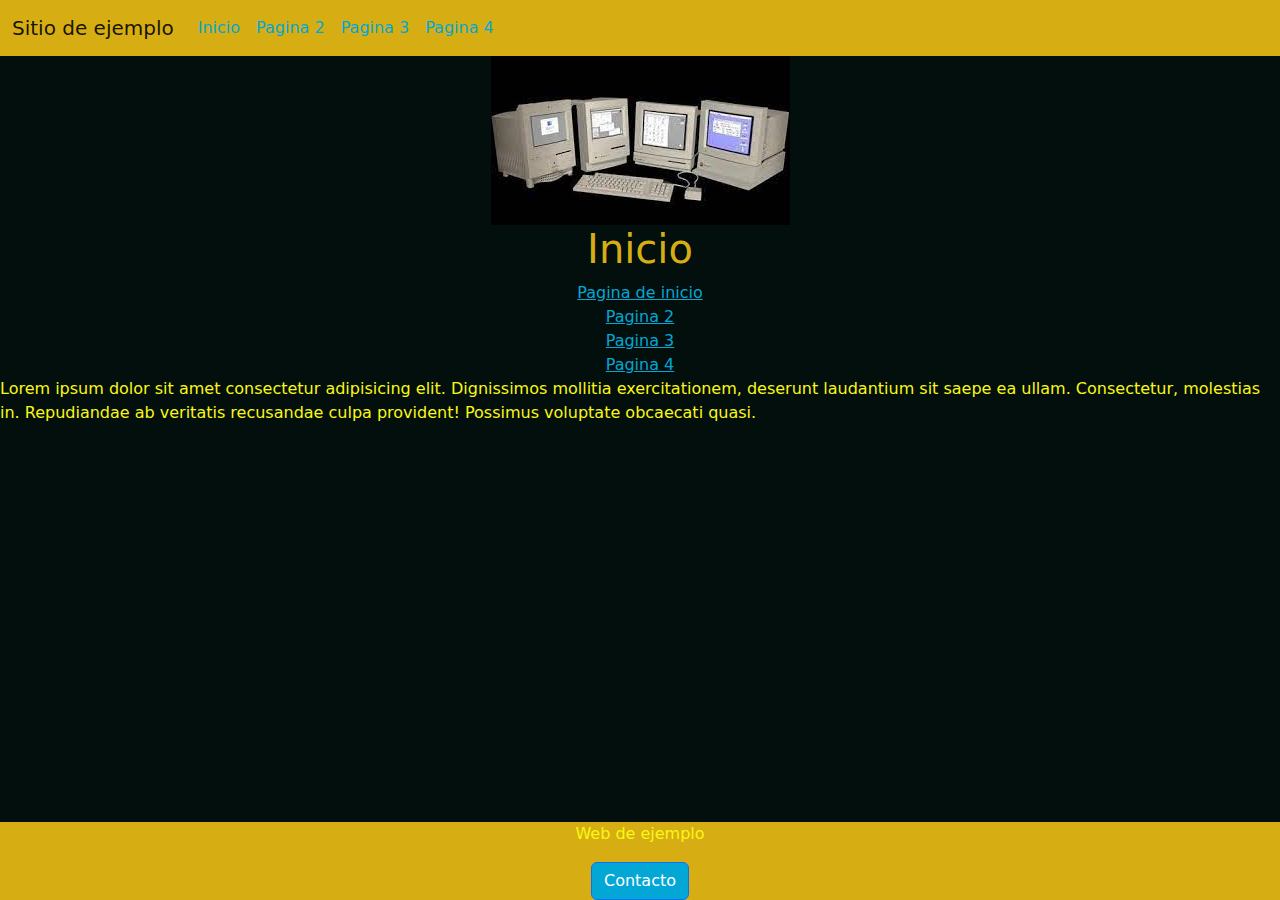
<file: proyectoDiseño/practica1T1-main/index.html>
<!DOCTYPE html>
<html lang="es">
<head>
    <meta charset="UTF-8">
    <meta http-equiv="X-UA-Compatible" content="IE=edge">
    <meta name="viewport" content="width=device-width, initial-scale=1.0">
    <title>Sitio de ejemplo</title>
    <link href="css/bootstrap.css" type="text/css" rel="stylesheet"/>
    <link rel="stylesheet" href="estilos.css">
    <script src="js/bootstrap.min.js" ></script>
</head>
<body>
    <header>
      <nav class="navbar navbar-expand-lg">
          <div class="container-fluid">
            <a class="navbar-brand" href="index.html">Sitio de ejemplo</a>
            <button class="navbar-toggler" type="button" data-bs-toggle="collapse" data-bs-target="#navbarNav" aria-controls="navbarNav" aria-expanded="false" aria-label="Toggle navigation">
              <span class="navbar-toggler-icon"></span>
            </button>
            <div class="collapse navbar-collapse" id="navbarNav">
              <ul class="navbar-nav">
                <li class="nav-item">
                  <a class="nav-link" href="index.html">Inicio</a>
                </li>
                <li class="nav-item">
                  <a class="nav-link" href="pag1.html">Pagina 2</a>
                </li>
                <li class="nav-item">
                  <a class="nav-link" href="pag2.html">Pagina 3</a>
                </li>
                <li class="nav-item">
                  <a class="nav-link" href="pag3.html">Pagina 4</a>
                </li>
              </ul>
            </div>
          </div>
        </nav>
    </header>
  
    <section imagen>
      <div class="container text-center">
        <div class="row">
          <div class="col">
          </div>
          <div class="col">
            <img src="imagenes/img1.jpeg" class="img-fluid" alt="Macintosh II">
          </div>
          <div class="col">
          </div>
        </div>
      </div>
    </section>
    <section id="sectionContenido">
        <h1>Inicio</h1>
        <center>
<li class="lpage"><a href="index.html" title="inicio">Pagina de inicio</a></li>
<li class="lpage"><a href="pag1.html" title="tema1">Pagina 2</a></li>
<li class="lpage"><a href="pag2.html" title="tema2">Pagina 3</a></li>
<li class="lpage"><a href="pag3.html" title="tema3">Pagina 4</a></li>
       </center>
<p>Lorem ipsum dolor sit amet consectetur adipisicing elit. Dignissimos mollitia exercitationem, deserunt laudantium sit saepe ea ullam. Consectetur, molestias in. Repudiandae ab veritatis recusandae culpa provident! Possimus voluptate obcaecati quasi.</p>
        
    </section>
    <footer>
      <div class="container text-center">
        <div class="row">
          <div class="col">
          </div>
          <div class="col">
            <p> Web de ejemplo</p>
          </div>
          <div class="col">
          </div>
        </div>
      </div>
      <div class="container text-center">
        <div class="row">
          <div class="col">
          </div>
          <div class="col">
            <button type="button" class="btn btn-primary" id="btnContacto" onclick="window.location.href='mailto:carlos.sandom@educa.jcyl.es'">Contacto</button>
          </div>
          <div class="col">
          </div>
        </div>
      </div>
    </footer>
    
</body>
</html>
</file>
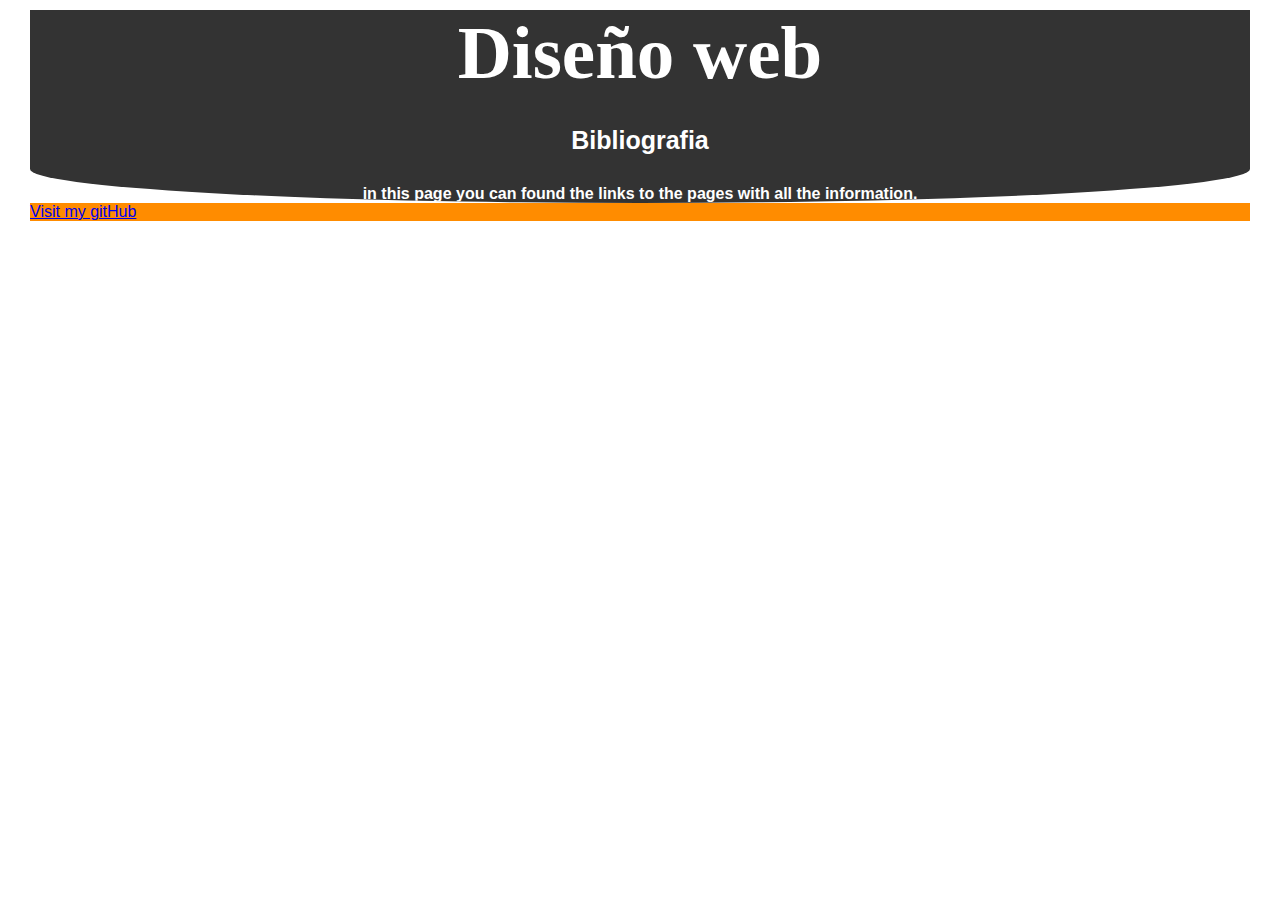
<file: bibliografia.html>
<!DOCTYPE html>
<html lang="en">

<head>
    <meta charset="UTF-8">
    <meta http-equiv="X-UA-Compatible" content="IE=edge">
    <meta name="viewport" content="width=device-width, initial-scale=1.0">
    <title>Document</title>
    <link rel="stylesheet" type="text/css" href="estilos.css" />
</head>
<header>
    <div class="overlay">
        <h1 id="tituloPagina">Diseño web</h1>
        <h2>Bibliografia</h2>
        <h4>in this page you can found the links to the pages with all the information.</h4>
    </div>
</header>

<body>


</body>
<footer>
    <p><A HREF="https://github.com/magusfra/marcosDesign">Visit my gitHub</A></p>
</footer>
</center>

</html>
</file>
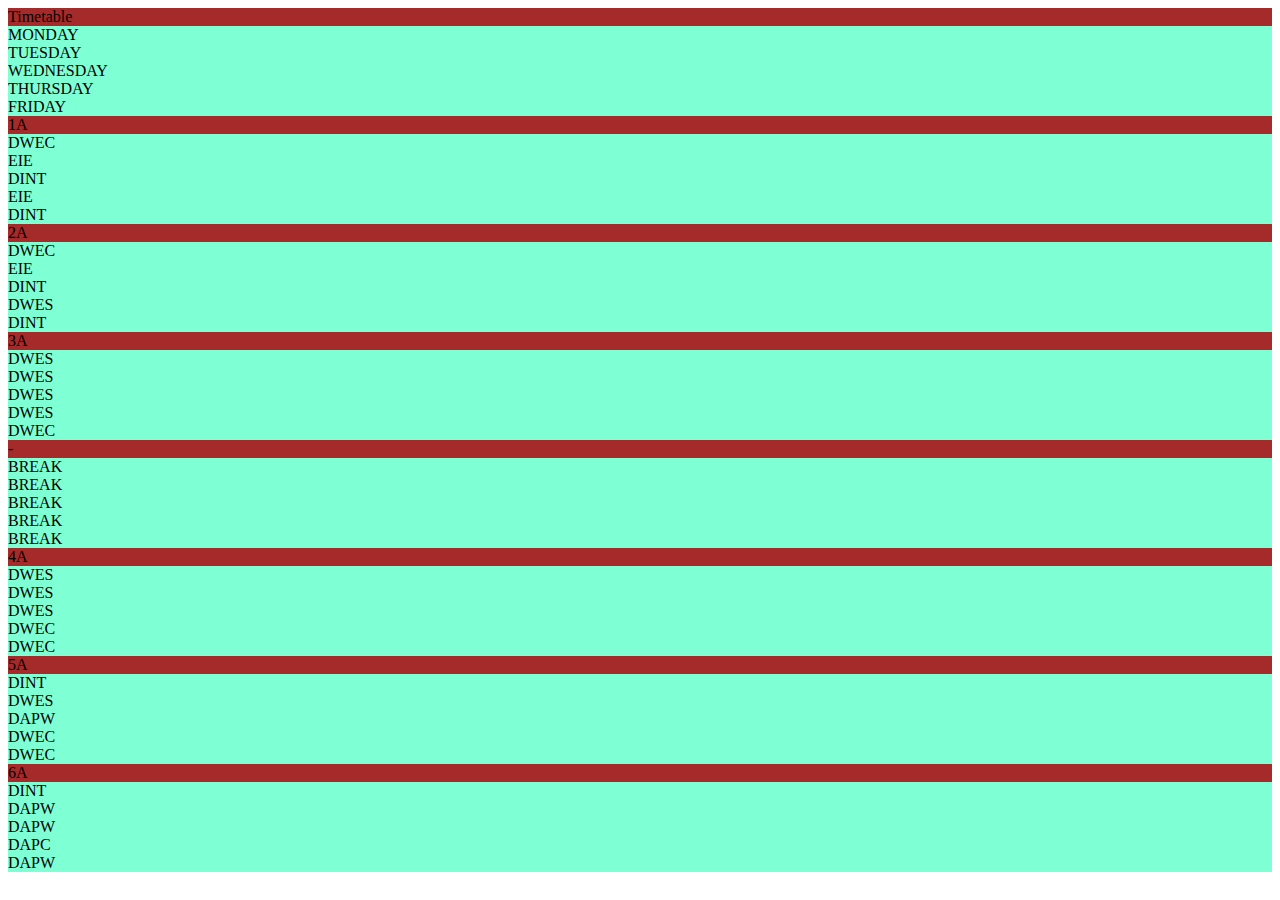
<file: timetable.html>
<!DOCTYPE html>
<html lang="en">

<head>
    <meta charset="UTF-8">
    <meta http-equiv="X-UA-Compatible" content="IE=edge">
    <meta name="viewport" content="width=device-width, initial-scale=1.0">
    <title>Document</title>  
    <link href="https://cdn.jsdelivr.net/npm/bootstrap@5.2.2/dist/css/bootstrap.min.css" rel="stylesheet" integrity="sha384-Zenh87qX5JnK2Jl0vWa8Ck2rdkQ2Bzep5IDxbcnCeuOxjzrPF/et3URy9Bv1WTRi" crossorigin="anonymous">
    <link rel="stylesheet" type="text/css" href="timetable.css" />
</head>
</head>

<body>
    <script src="https://cdn.jsdelivr.net/npm/bootstrap@5.2.2/dist/js/bootstrap.bundle.min.js" integrity="sha384-OERcA2EqjJCMA+/3y+gxIOqMEjwtxJY7qPCqsdltbNJuaOe923+mo//f6V8Qbsw3" crossorigin="anonymous"></script>
    <div class="container-fluid">
        <div class="row gv-3">
            <div class="col-sm">
                Timetable
            </div>
            <div class="col-sm">
                MONDAY
            </div>
            <div class="col-sm">
                TUESDAY
            </div>
            <div class="col-sm">
                WEDNESDAY
            </div>
            <div class="col-sm">
                THURSDAY
            </div>
            <div class="col-sm">
                FRIDAY
            </div>
        </div>
        <div class="row gv-3">
            <div class="col-sm">
                1A
            </div>
            <div class="col-sm">
                DWEC
            </div>
            <div class="col-sm">
                EIE
            </div>
            <div class="col-sm">
                DINT
            </div>
            <div class="col-sm">
                EIE
            </div>
            <div class="col-sm">
                DINT
            </div>
        </div>
        <div class="row gv-3">
            <div class="col-sm">
                2A
            </div>
            <div class="col-sm">
                DWEC
            </div>
            <div class="col-sm">
                EIE
            </div>
            <div class="col-sm">
                DINT
            </div>
            <div class="col-sm">
                DWES
            </div>
            <div class="col-sm">
                DINT
            </div>
        </div>
        <div class="row gv-3">
            <div class="col-sm">
                3A
            </div>
            <div class="col-sm">
                DWES
            </div>
            <div class="col-sm">
                DWES
            </div>
            <div class="col-sm">
                DWES
            </div>
            <div class="col-sm">
                DWES
            </div>
            <div class="col-sm">
                DWEC
            </div>
        </div>
        <div class="row gv-3">
            <div class="col-sm">
                -
            </div>
            <div class="col-sm">
                BREAK
            </div>
            <div class="col-sm">
                BREAK
            </div>
            <div class="col-sm">
                BREAK
            </div>
            <div class="col-sm">
                BREAK
            </div>
            <div class="col-sm">
                BREAK
            </div>
        </div>
        <div class="row gv-3">
            <div class="col-sm">
                4A
            </div>
            <div class="col-sm">
                DWES
            </div>
            <div class="col-sm">
                DWES
            </div>
            <div class="col-sm">
                DWES
            </div>
            <div class="col-sm">
                DWEC
            </div>
            <div class="col-sm">
                DWEC
            </div>
        </div>
        <div class="row gv-3">
            <div class="col-sm">
                5A
            </div>
            <div class="col-sm">
                DINT
            </div>
            <div class="col-sm">
                DWES
            </div>
            <div class="col-sm">
                DAPW
            </div>
            <div class="col-sm">
                DWEC
            </div>
            <div class="col-sm">
                DWEC
            </div>
        </div>
        <div class="row gv-3">
            <div class="col-sm">
                6A
            </div>
            <div class="col-sm">
                DINT
            </div>
            <div class="col-sm">
                DAPW
            </div>
            <div class="col-sm">
                DAPW
            </div>
            <div class="col-sm">
                DAPC
            </div>
            <div class="col-sm">
                DAPW
            </div>
        </div>
    </div>
</body>
</html>
</file>
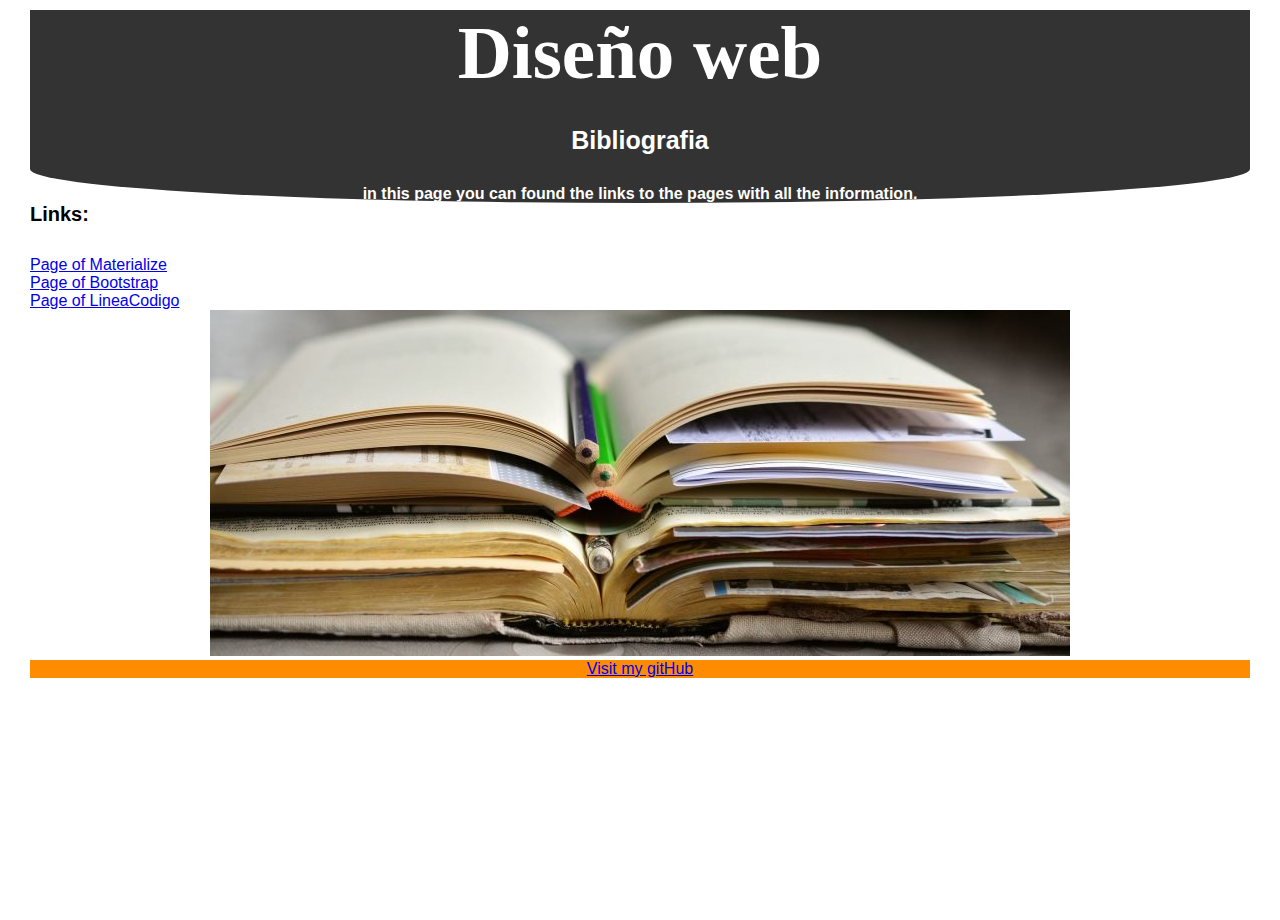
<file: proyectoDiseño/bibliografia.html>
<!DOCTYPE html>
<html lang="en">

<head>
    <meta charset="UTF-8">
    <meta http-equiv="X-UA-Compatible" content="IE=edge">
    <meta name="viewport" content="width=device-width, initial-scale=1.0">
    <title>Document</title>
    <link rel="stylesheet" type="text/css" href="estilos.css" />
</head>
<header>
    <div class="overlay">
        <h1 id="tituloPagina">Diseño web</h1>
        <h2>Bibliografia</h2>
        <h4>in this page you can found the links to the pages with all the information.</h4>
    </div>
</header>

<body>
    <h3>Links:</h3>
    <a href="https://materializecss.com/">Page of Materialize</a><br>
    <a href="https://getbootstrap.com/">Page of Bootstrap</a><br>
    <a href="https://lineadecodigo.com/">Page of LineaCodigo</a><br>
    <center>
        <image src="imagenes/bibliografia.jpg"></image>
    </center>
</body>
<center>
    <footer>
        <p><A HREF="marcos36.github.io">Visit my gitHub</A></p>
    </footer>
</center>

</html>
</file>
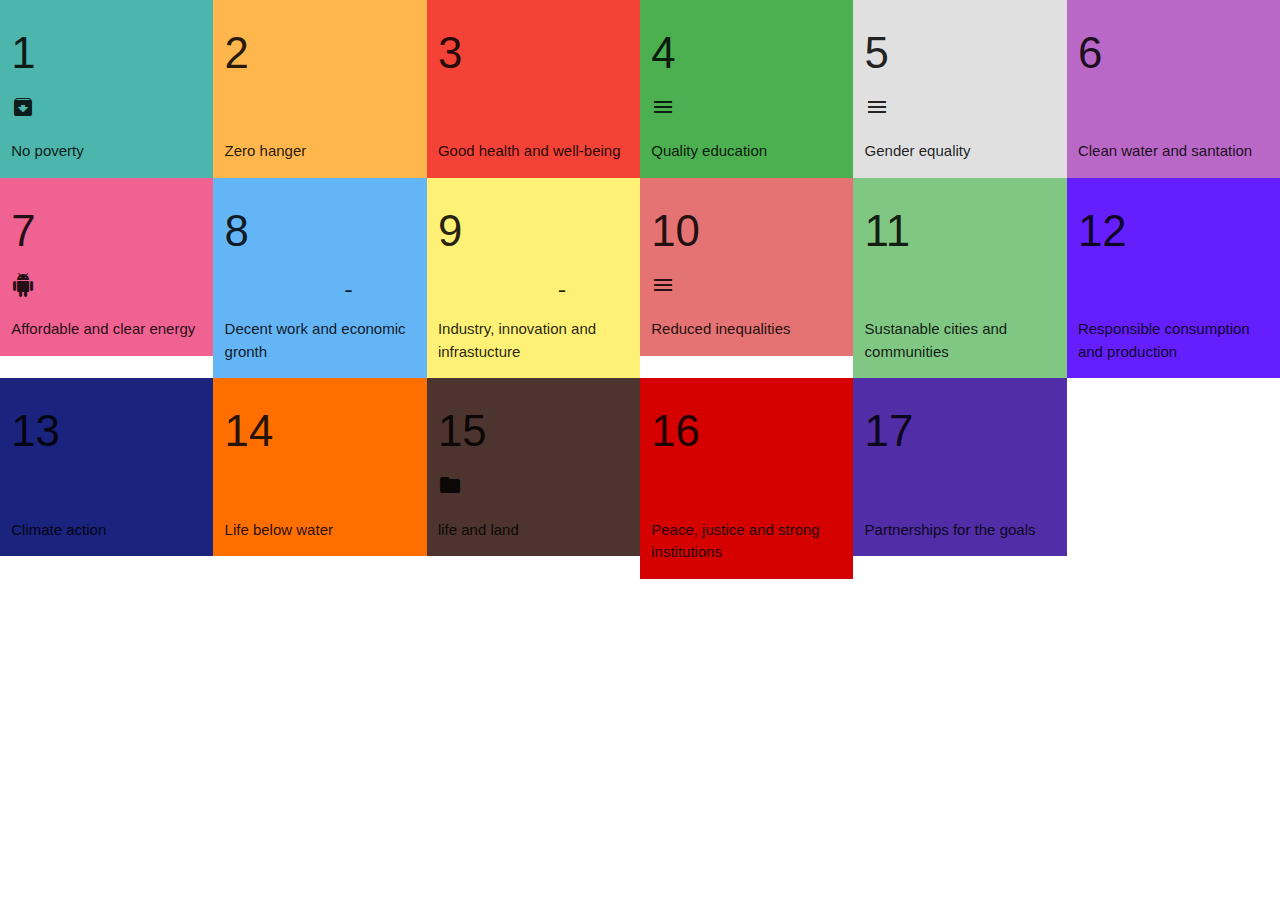
<file: proyectoDiseño/onu.html>
<!DOCTYPE html>
<html lang="en">

<head>
    <meta charset="UTF-8">
    <meta http-equiv="X-UA-Compatible" content="IE=edge">
    <meta name="viewport" content="width=device-width, initial-scale=1.0">
    <title>Document</title>
    <link rel="stylesheet" href="https://cdnjs.cloudflare.com/ajax/libs/materialize/1.0.0/css/materialize.min.css">

    <!-- Compiled and minified JavaScript -->
    <script src="https://cdnjs.cloudflare.com/ajax/libs/materialize/1.0.0/js/materialize.min.js"></script>
    <link href="https://fonts.googleapis.com/icon?family=Material+Icons" rel="stylesheet">

</head>

<body>
    <div class="row">
        <div class="col s6 m4 l2 teal lighten-2">
            <h3>1</h3>
            <i class="material-icons">archive fill</i>
            <p>No poverty</p>
        </div>
        <div class="col s6 m4 l2 orange lighten-2">
            <h3>2</h3>
            <i class="material-icons">123</i>
            <p>Zero hanger</p>
        </div>
        <div class="col s6 m4 l2 red lighten-22">
            <h3>3</h3>
            <i class="material-icons">circle</i>
            <p>Good health and well-being</p>
        </div>
        <div class="col s6 m4 l2 green lighten-22">
            <h3>4</h3>
            <i class="material-icons">menu</i>
            <p>Quality education</p>
        </div>
        <div class="col s6 m4 l2 grey lighten-2">
            <h3>5</h3>
            <i class="material-icons">menu</i>
            <p>Gender equality</p>
        </div>
        <div class="col s6 m4 l2 purple lighten-2">
            <h3>6</h3>
            <i class="material-icons">apple</i>
            <p>Clean water and santation</p>
        </div>
        <div class="col s6 m4 l2 pink lighten-2">
            <h3>7</h3>
            <i class="material-icons">android</i>
            <p>Affordable and clear energy</p>
        </div>
        <div class="col s6 m4 l2 blue lighten-2">
            <h3>8</h3>
            <i class="material-icons">arrow-up</i>
            <p>Decent work and economic gronth</p>
        </div>
        <div class="col s6 m4 l2 yellow lighten-2">
            <h3>9</h3>
            <i class="material-icons">emoji-wink</i>
            <p>Industry, innovation and infrastucture</p>
        </div>
        <div class="col s6 m4 l2 red lighten-2">
            <h3>10</h3>
            <i class="material-icons">menu</i>
            <p>Reduced inequalities</p>
        </div>
        <div class="col s6 m4 l2 green lighten-2">
            <h3>11</h3>
            <i class="material-icons">ethernet</i>
            <p>Sustanable cities and communities</p>
        </div>
        <div class="col s6 m4 l2 deep-purple accent-3">
            <h3>12</h3>
            <i class="material-icons">exclamation-lg</i>
            <p>Responsible consumption and production</p>
        </div>
        <div class="col s6 m4 l2 indigo darken-4">
            <h3>13</h3>
            <i class="material-icons">fire</i>
            <p>Climate action</p>
        </div>
        <div class="col s6 m4 l2 amber darken-4">
            <h3>14</h3>
            <i class="material-icons">flower1</i>
            <p>Life below water</p>
        </div>
        <div class="col s6 m4 l2  brown darken-3">
            <h3>15</h3>
            <i class="material-icons">folder</i>
            <p>life and land</p>
        </div>
        <div class="col s6 m4 l2 red accent-4">
            <h3>16</h3>
            <i class="material-icons">fonts</i>
            <p>Peace, justice and strong institutions</p>
        </div>
        <div class="col s6 m4 l2 deep-purple darken-2">
            <h3>17</h3>
            <i class="material-icons">gem</i>
            <p>Partnerships for the goals</p>
        </div>
    </div>
</body>

</html>
</file>
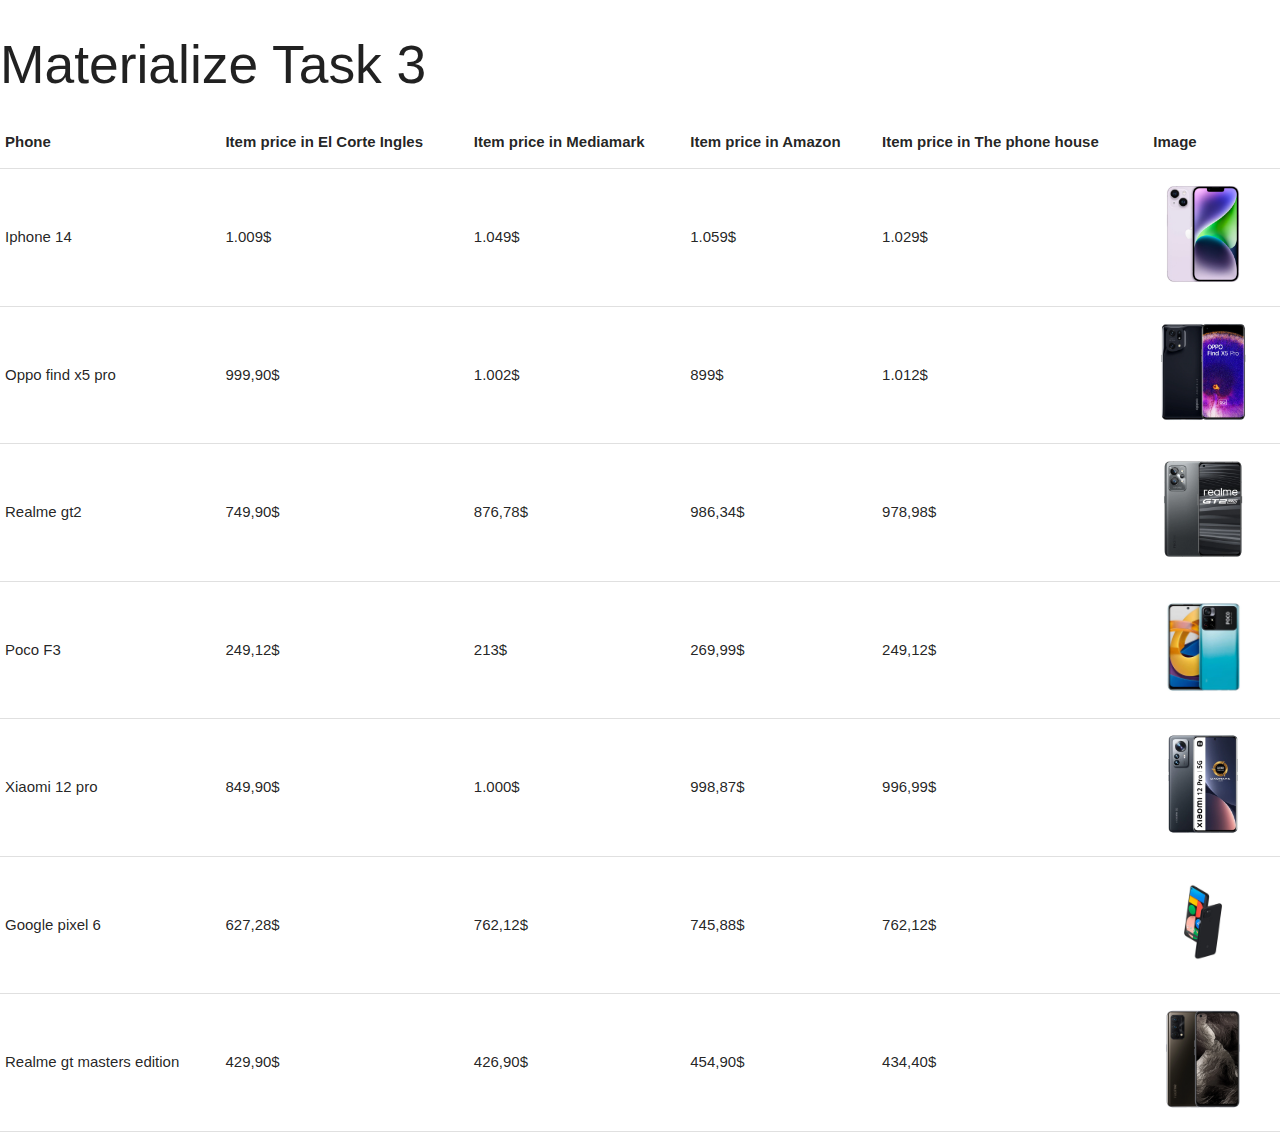
<file: proyectoDiseño/tabla.html>
<!DOCTYPE html>
<html lang="en">

<head>
    <meta charset="UTF-8">
    <meta http-equiv="X-UA-Compatible" content="IE=edge">
    <meta name="viewport" content="width=device-width, initial-scale=1.0">
    <title>Document</title>
    <link rel="stylesheet" href="https://cdnjs.cloudflare.com/ajax/libs/materialize/1.0.0/css/materialize.min.css">

    <!-- Compiled and minified JavaScript -->
    <script src="https://cdnjs.cloudflare.com/ajax/libs/materialize/1.0.0/js/materialize.min.js"></script>
    <link href="https://fonts.googleapis.com/icon?family=Material+Icons" rel="stylesheet">

</head>
<body>
    <h2>Materialize Task 3</h2>
<table class="responsive-table" class="highlight">
    <thead>
      <tr>
          <th>Phone</th>
          <th>Item price in El Corte Ingles</th>
          <th>Item price in Mediamark</th>
          <th>Item price in Amazon</th>
          <th>Item price in The phone house</th>
          <th>Image</th>
      </tr>
    </thead>

    <tbody>
      <tr>
        <td>Iphone 14</td>
        <td>1.009$</td>
        <td>1.049$</td>
        <td>1.059$</td>
        <td>1.029$</td>
        <td><image src="imagenes/iphone.jpg" class="responsive-img" width="100" height="100"></image></td>
      </tr>
      <tr>
        <td>Oppo find x5 pro</td>
        <td>999,90$</td>
        <td>1.002$</td>
        <td>899$</td>
        <td>1.012$</td>
        <td><image src="imagenes/oppo.jpg" class="responsive-img" width="100" height="100"></image></td>
      </tr>
      <tr>
        <td>Realme gt2</td>
        <td>749,90$</td>
        <td>876,78$</td>
        <td>986,34$</td>
        <td>978,98$</td>
        <td><image src="imagenes/realmegt2.jpg" class="responsive-img" width="100" height="100"></image></td>
      </tr>
      <tr>
        <td>Poco F3</td>
        <td>249,12$</td>
        <td>213$</td>
        <td>269,99$</td>
        <td>249,12$</td>
        <td><image src="imagenes/poco.jpg" class="responsive-img" width="100" height="100"></image></td>
      </tr>
      <tr>
        <td>Xiaomi 12 pro</td>
        <td>849,90$</td>
        <td>1.000$</td>
        <td>998,87$</td>
        <td>996,99$</td>
        <td><image src="imagenes/xiaomi.jpg" class="responsive-img" width="100" height="100"></image></td>
      </tr>
      <tr>
        <td>Google pixel 6</td>
        <td>627,28$</td>
        <td>762,12$</td>
        <td>745,88$</td>
        <td>762,12$</td>
        <td><image src="imagenes/google.jpg" class="responsive-img" width="100" height="100"></image></td>
      </tr>
      <tr>
        <td>Realme gt masters edition</td>
        <td>429,90$</td>
        <td>426,90$</td>
        <td>454,90$</td>
        <td>434,40$</td>
        <td><image src="imagenes/realme.jpg" class="responsive-img" width="100" height="100"></image></td>
      </tr>
    </tbody>
  </table>
</body>
</html>
</file>
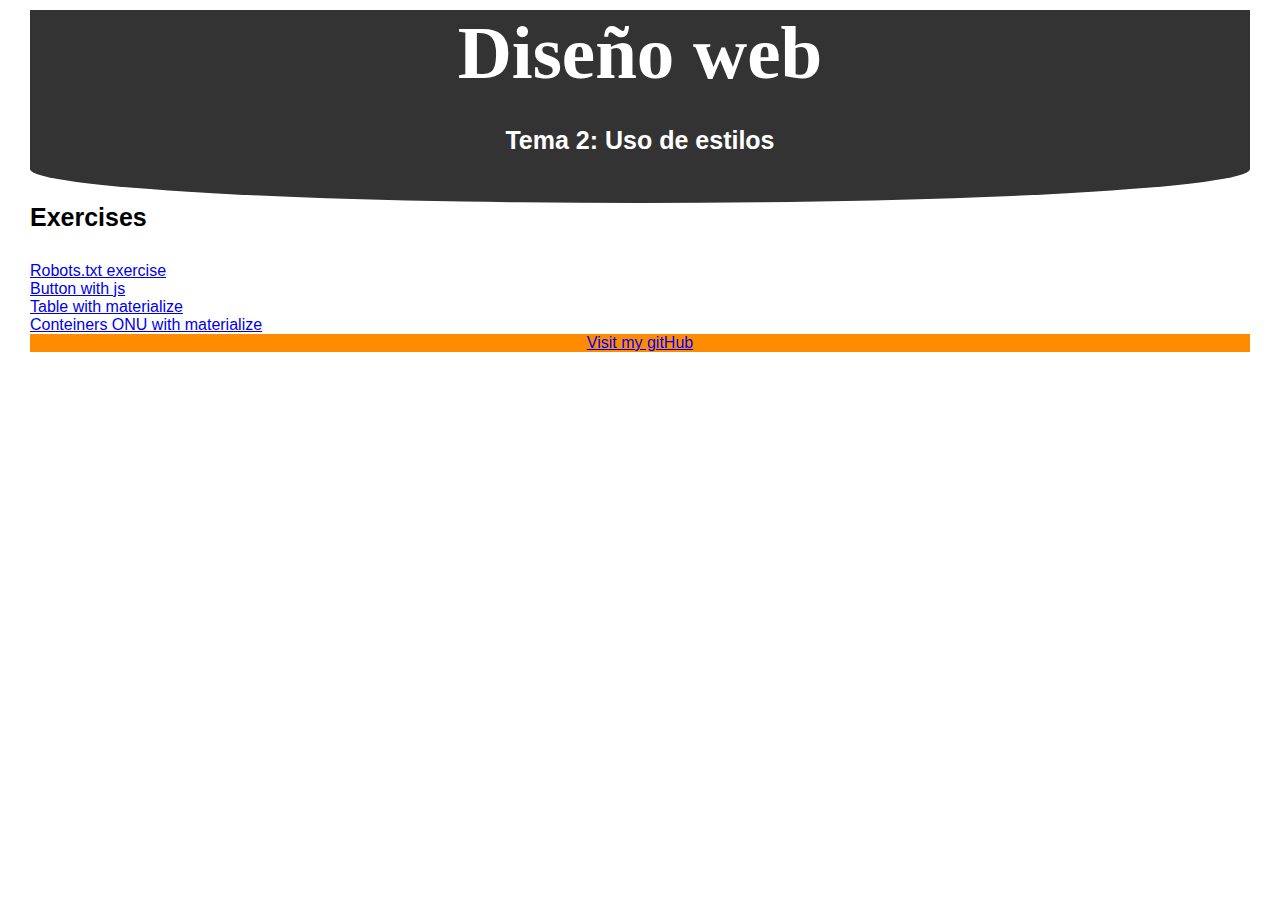
<file: proyectoDiseño/tema2.html>
<!DOCTYPE html>
<html lang="es">

<head>
    <meta charset="UTF-8">
    <meta http-equiv="X-UA-Compatible" content="IE=edge">
    <meta name="viewport" content="width=device-width, initial-scale=1.0">
    <title>Document</title>
    <link rel="stylesheet" type="text/css" href="estilos.css" />
</head>
<header>
    <div class="overlay">
        <h1 id="tituloPagina">Diseño web</h1>
        <h2>Tema 2: Uso de estilos</h2>
        <br>
    </div>
</header>
<body>
    <h2>Exercises</h2>
    <!--Documentation url pages-->
    <a href="practica1T1-main/index.html">Robots.txt exercise</a><br>
    <a href="practicaBotonDiseño/index.html">Button with js</a><br>
    <a href="tabla.html">Table with materialize</a><br>
    <a href="onu.html">Conteiners ONU with materialize</a>

</body>
<center>
    <footer>
        <p><A HREF="marcos36.github.io">Visit my gitHub</A></p>
    </footer>
</center>
</html>
</file>
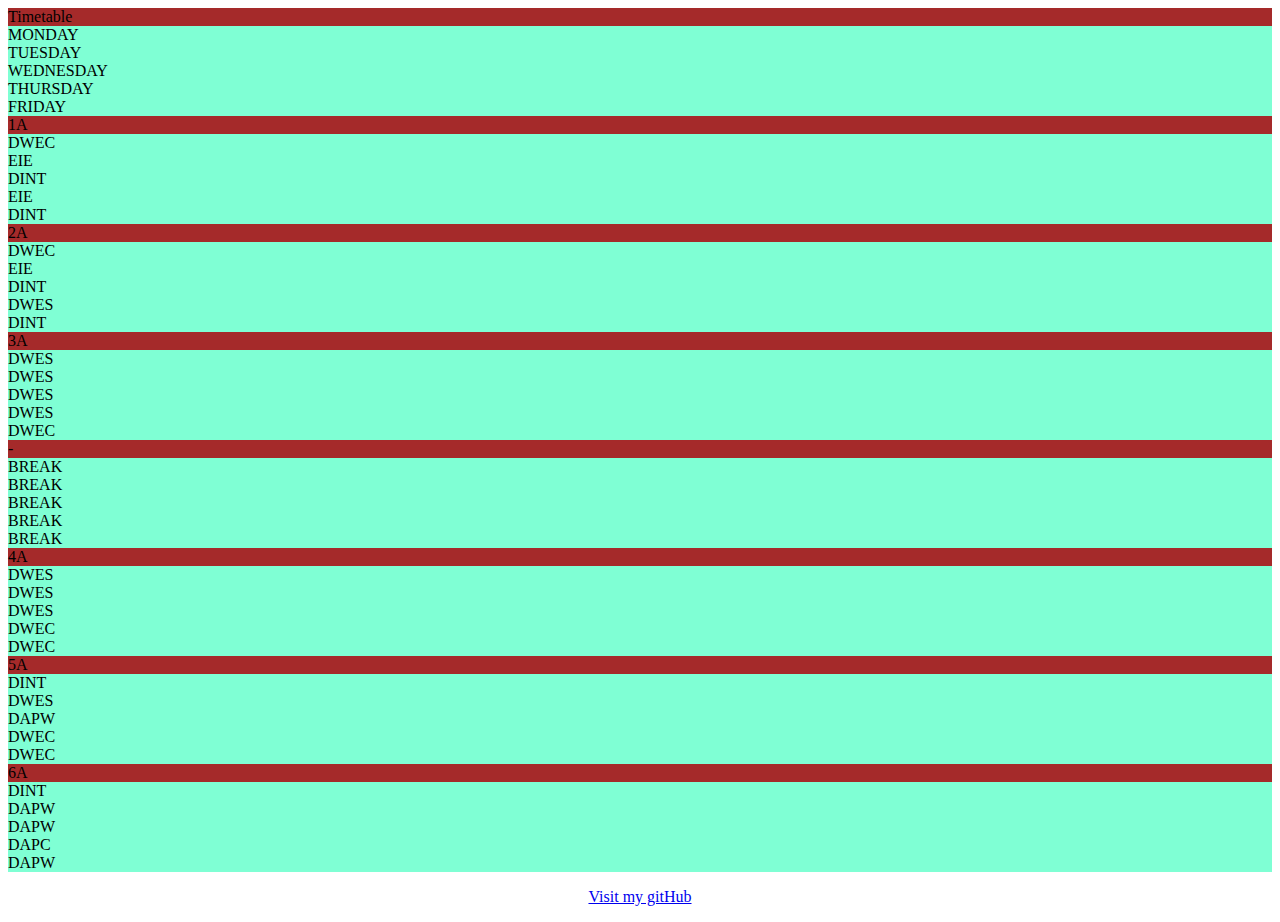
<file: proyectoDiseño/timetable.html>
<!DOCTYPE html>
<html lang="en">

<head>
    <meta charset="UTF-8">
    <meta http-equiv="X-UA-Compatible" content="IE=edge">
    <meta name="viewport" content="width=device-width, initial-scale=1.0">
    <title>Document</title>  
    <link href="https://cdn.jsdelivr.net/npm/bootstrap@5.2.2/dist/css/bootstrap.min.css" rel="stylesheet" integrity="sha384-Zenh87qX5JnK2Jl0vWa8Ck2rdkQ2Bzep5IDxbcnCeuOxjzrPF/et3URy9Bv1WTRi" crossorigin="anonymous">
    <link rel="stylesheet" type="text/css" href="timetable.css" />
</head>
</head>

<body>
    <script src="https://cdn.jsdelivr.net/npm/bootstrap@5.2.2/dist/js/bootstrap.bundle.min.js" integrity="sha384-OERcA2EqjJCMA+/3y+gxIOqMEjwtxJY7qPCqsdltbNJuaOe923+mo//f6V8Qbsw3" crossorigin="anonymous"></script>
    <div class="container-fluid">
        <div class="row gv-3">
            <div class="col-sm">
                Timetable
            </div>
            <div class="col-sm">
                MONDAY
            </div>
            <div class="col-sm">
                TUESDAY
            </div>
            <div class="col-sm">
                WEDNESDAY
            </div>
            <div class="col-sm">
                THURSDAY
            </div>
            <div class="col-sm">
                FRIDAY
            </div>
        </div>
        <div class="row gv-3">
            <div class="col-sm">
                1A
            </div>
            <div class="col-sm">
                DWEC
            </div>
            <div class="col-sm">
                EIE
            </div>
            <div class="col-sm">
                DINT
            </div>
            <div class="col-sm">
                EIE
            </div>
            <div class="col-sm">
                DINT
            </div>
        </div>
        <div class="row gv-3">
            <div class="col-sm">
                2A
            </div>
            <div class="col-sm">
                DWEC
            </div>
            <div class="col-sm">
                EIE
            </div>
            <div class="col-sm">
                DINT
            </div>
            <div class="col-sm">
                DWES
            </div>
            <div class="col-sm">
                DINT
            </div>
        </div>
        <div class="row gv-3">
            <div class="col-sm">
                3A
            </div>
            <div class="col-sm">
                DWES
            </div>
            <div class="col-sm">
                DWES
            </div>
            <div class="col-sm">
                DWES
            </div>
            <div class="col-sm">
                DWES
            </div>
            <div class="col-sm">
                DWEC
            </div>
        </div>
        <div class="row gv-3">
            <div class="col-sm">
                -
            </div>
            <div class="col-sm">
                BREAK
            </div>
            <div class="col-sm">
                BREAK
            </div>
            <div class="col-sm">
                BREAK
            </div>
            <div class="col-sm">
                BREAK
            </div>
            <div class="col-sm">
                BREAK
            </div>
        </div>
        <div class="row gv-3">
            <div class="col-sm">
                4A
            </div>
            <div class="col-sm">
                DWES
            </div>
            <div class="col-sm">
                DWES
            </div>
            <div class="col-sm">
                DWES
            </div>
            <div class="col-sm">
                DWEC
            </div>
            <div class="col-sm">
                DWEC
            </div>
        </div>
        <div class="row gv-3">
            <div class="col-sm">
                5A
            </div>
            <div class="col-sm">
                DINT
            </div>
            <div class="col-sm">
                DWES
            </div>
            <div class="col-sm">
                DAPW
            </div>
            <div class="col-sm">
                DWEC
            </div>
            <div class="col-sm">
                DWEC
            </div>
        </div>
        <div class="row gv-3">
            <div class="col-sm">
                6A
            </div>
            <div class="col-sm">
                DINT
            </div>
            <div class="col-sm">
                DAPW
            </div>
            <div class="col-sm">
                DAPW
            </div>
            <div class="col-sm">
                DAPC
            </div>
            <div class="col-sm">
                DAPW
            </div>
        </div>
    </div>
</body>
<center>
    <footer>
        <p><A HREF="marcos36.github.io">Visit my gitHub</A></p>
    </footer>
</center>
</html>
</file>
<file: proyectoDiseño/practica1T1-main/estilos.css>
/*Definición de los colores del sitio*/
:root{
    --colorprimario: #020F0C;
    --colorsecundario: #D6AE13;
    --colorterciario: #ED0996;
    --colorenlaces: #02a7d6;
    --colortextos: #faf714;

}

/*aplicamos cambios*/
p{
    color: var(--colortextos);
}
body{
    background: var(--colorprimario);
}
footer{
    background-color: var(--colorsecundario);
    position: absolute;
    bottom: 0;
    width: 100%;
}
footer>p{
    text-align: center;
}
h1{
    text-align: center;
    color: var(--colorsecundario);
}
.navbar{
    background-color: var(--colorsecundario);
}
.nav-link{
    color: var(--colorenlaces);
}
a{
    color: var(--colorenlaces);
}
img{
    
    height: 5000px;
    width: 5000x;
}
.btn-primary{
    background: var(--colorenlaces);
}
</file>
<file: estilos.css>
* {
	padding: 0;
	margin: 0px;
	box-sizing: border-box;
}

body {
	height: 900px;
	font-family: sans-serif;
	margin-left: 30px;
	margin-right: 30px;
	margin-top: 10px;
	margin-bottom: 10px;
}

header {
	background-color: #333;
	text-align: center;
	width: 100%;
	height: auto;
	background-size: cover;
	background-attachment: fixed;
	position: relative;
	overflow: hidden;
	border-radius: 0 0 85% 85% / 30%;
	color: #fff;
}
/*Estilos para h1,h2,h3 y parrafos*/
h1 {
	font-family: 'Dancing Script', cursive;
	font-size: 75px;
	margin-bottom: 30px;
}
h2{
	font-family: 'Open Sans', sans-serif;
	font-size: 25px;
	margin-bottom: 30px;
}
h3{
	font-family: 'Open Sans', sans-serif;
	font-size: 20px;
	margin-bottom: 30px;
}
p {
	font-family: 'Open Sans', sans-serif;
	font-size: 16px;
	margin-bottom: 30px;

}
#map{
	color: #fff;
	background-color: #ff8c00;
}

/*Estilo para los botones que se incluyan en la página*/
button {
	border: none;
	outline: none;
	padding: 10px 20px;
	border-radius: 50px;
	color: #333;
	background: #fff;
	margin-bottom: 50px;
	box-shadow: 0 3px 20px 0 #0000003b;
}

button:hover {
	cursor: pointer;
}

/*Estilo para el bonton que redirige al inicio de la pagina*/
.n {
	align-items: center;
}

body {
	background-color: white;
}

footer {
	background-color: #ff8c00;
}
</file>
<file: timetable.css>
.col-sm{
    background-color: aquamarine;
}
.col-sm:first-child{
    background-color: brown;
}
</file>
<file: proyectoDiseño/estilos.css>
* {
	padding: 0;
	margin: 0px;
	box-sizing: border-box;
}

body {
	height: 900px;
	font-family: sans-serif;
	margin-left: 30px;
	margin-right: 30px;
	margin-top: 10px;
	margin-bottom: 10px;
}

header {
	background-color: #333;
	text-align: center;
	width: 100%;
	height: auto;
	background-size: cover;
	background-attachment: fixed;
	position: relative;
	overflow: hidden;
	border-radius: 0 0 85% 85% / 30%;
	color: #fff;
}
/*Estilos para h1,h2,h3 y parrafos*/
h1 {
	font-family: 'Dancing Script', cursive;
	font-size: 75px;
	margin-bottom: 30px;
}
h2{
	font-family: 'Open Sans', sans-serif;
	font-size: 25px;
	margin-bottom: 30px;
}
h3{
	font-family: 'Open Sans', sans-serif;
	font-size: 20px;
	margin-bottom: 30px;
}
p {
	font-family: 'Open Sans', sans-serif;
	font-size: 16px;
	margin-bottom: 30px;

}
#map{
	color: #fff;
	background-color: #ff8c00;
}

/*Estilo para los botones que se incluyan en la página*/
button {
	border: none;
	outline: none;
	padding: 10px 20px;
	border-radius: 50px;
	color: #333;
	background: #fff;
	margin-bottom: 50px;
	box-shadow: 0 3px 20px 0 #0000003b;
}

button:hover {
	cursor: pointer;
}

/*Estilo para el bonton que redirige al inicio de la pagina*/
.n {
	align-items: center;
}

body {
	background-color: white;
}

footer {
	background-color: #ff8c00;
}
</file>
<file: proyectoDiseño/timetable.css>
.col-sm{
    background-color: aquamarine;
}
.col-sm:first-child{
    background-color: brown;
}
</file>
